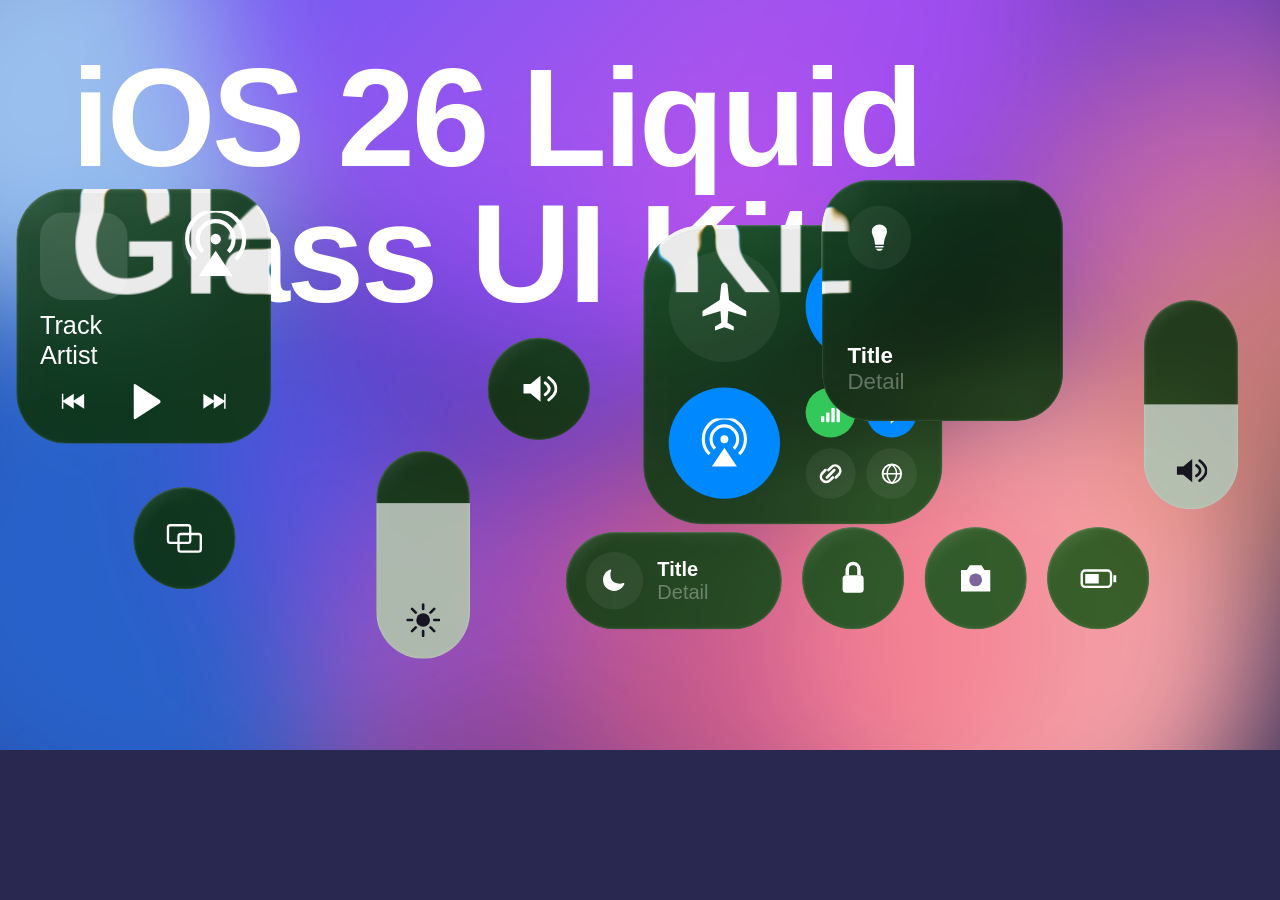
<file: reference.html>
<!doctype html>
<html lang="en">
<head>
  <meta charset="utf-8"><meta name="viewport" content="width=device-width,initial-scale=1">
  <title>Liquid Glass Reference Scene</title>
  <link rel="stylesheet" href="glass-material.css?v=lens-refraction">
  <script src="glass-effect.js?v=lens-refraction" defer></script>
  <script src="glass-refraction.js?v=lens-refraction" defer></script>
  <style>
    * { box-sizing: border-box; }
    html, body { margin:0; background:#282851; font-family:var(--sf-font); color:white; }
    .viewport { width:100%; overflow:hidden; }
    .scene { position:relative; width:2048px; height:1200px; transform-origin:top left; background:url('assets/glass-backdrop.svg?v=sharp-detail') center / 100% 100%; }
    h1 { position:absolute; width:1628px; height:434px; left:114px; top:78px; margin:0; font-size:224px; line-height:218px; letter-spacing:-.025em; font-weight:590; }
    .tile { position:absolute; }
    .now { left:26px; top:302px; width:408px; height:408px; border-radius:81.0596px; }
    .art { position:absolute; left:37.83px; top:37.83px; width:140.5px; height:140.5px; border-radius:37.8278px; background:rgba(255,255,255,.12); }
    .airplay { position:absolute; right:35.13px; top:35.13px; width:108.08px; height:108.08px; }
    .track, .artist { position:absolute; left:37.83px; font-size:40.5298px; line-height:49px; font-weight:510; }
    .track { top:194.54px; } .artist { top:243.18px; }
    .transport { position:absolute; left:64.85px; right:64.85px; bottom:27.08px; display:flex; align-items:center; justify-content:space-between; height:81px; }
    .transport svg { width:54px; height:38px; } .transport .play { width:64px; height:81px; }
    .connect { left:1029px; top:360px; width:479px; height:479px; border-radius:95.1656px; }
    .connect .symbol-well { position:absolute; width:177.64px; height:177.64px; }
    .connect svg { width:80px; height:80px; }
    .airplane { left:41.24px; top:41.24px; } .wifi { left:260.12px; top:41.24px; background:#0088ff; }
    .drop { left:41.24px; top:260.12px; background:#0088ff; }
    .connect .mini { width:80.36px; height:80.36px; } .mini svg { width:38px; height:38px; }
    .cell { left:260.12px; top:260.12px; background:#34c759; }
    .bt { left:357.4px; top:260.12px; background:#0088ff; }
    .hotspot { left:260.12px; top:357.4px; } .network { left:357.4px; top:357.4px; }
    .label { left:1315px; top:288px; width:386px; height:386px; padding:40.9007px; border-radius:76.6887px; display:flex; flex-direction:column; align-items:flex-start; justify-content:space-between; gap:25.56px; }
    .label .symbol-well { width:102.25px; height:102.25px; }
    .label img { width:36px; height:46px; }
    .label strong,.label span { display:block; font-size:35.7881px; line-height:43px; font-weight:590; }
    .label span { font-weight:510; color:rgba(255,255,255,.33); }
    .pill { left:905px; top:851px; width:346px; height:155.81px; padding:0 32.0795px; gap:22.91px; border-radius:229.139px; display:flex; align-items:center; }
    .pill .symbol-well { width:91.66px; height:91.66px; flex-shrink:0; }
    .pill img { width:41px; height:41px; }
    .pill strong,.pill span { display:block; font-size:32.0795px; line-height:38px; font-weight:590; }
    .pill span { font-weight:510; color:rgba(255,255,255,.33); }
    .slider { left:602px; top:721px; width:150px; height:333.09px; border-radius:220.588px; }
    .slider.volume { left:1830px; top:480px; width:151px; height:335.31px; }
    .level { position:absolute; bottom:0; left:0; width:100%; height:74.83%; background:rgba(255,255,255,.64); }
    .volume .level { height:50.33%; }
    .slider svg { position:absolute; bottom:35.38px; left:48px; width:54px; height:54px; color:#161520; }
    .toggle { width:164px; height:164px; border-radius:241.176px; display:grid; place-items:center; }
    .toggle svg { width:60px; height:60px; }
    .mute { left:780px; top:540px; } .lock { left:1283px; top:843px; } .camera { left:1479px; top:843px; } .battery { left:1675px; top:843px; } .mirror { left:213px; top:779px; }
    .defs { position:absolute; width:0; height:0; overflow:hidden; }
  </style>
</head>
<body>
  <svg class="defs" xmlns="http://www.w3.org/2000/svg"><defs>
    <symbol id="play" viewBox="0 0 64 64"><path d="M16 6Q16 2 20 5L57 29Q61 32 57 35L20 59Q16 62 16 58Z"/></symbol>
    <symbol id="next" viewBox="0 0 64 64"><path d="M4 12 32 30V12L60 30V12H64V52H60V34L32 52V34L4 52Z"/></symbol>
    <symbol id="wifi" viewBox="0 0 64 64"><path d="M2 18Q32 -5 62 18L54 27Q32 10 10 27ZM15 32Q32 19 49 32L41 41Q32 34 23 41ZM25 46Q32 40 39 46L32 55Z"/></symbol>
    <symbol id="plane" viewBox="0 0 64 64"><path d="M28 4Q32 -1 36 4L38 24 60 38V45L37 38 36 53 44 58V63L32 59 20 63V58L28 53 27 38 4 45V38L26 24Z"/></symbol>
    <symbol id="drop" viewBox="0 0 64 64"><circle cx="32" cy="27" r="5"/><path d="m32 38 16 24H16Z"/><path d="M20 39a17 17 0 1 1 24 0M13 46a27 27 0 1 1 38 0" fill="none" stroke="currentColor" stroke-width="4"/></symbol>
    <symbol id="bt" viewBox="0 0 64 64"><path d="M29 2 51 20 36 32 51 44 29 62V38L15 50 11 45 26 32 11 19 15 14 29 26ZM35 14V26L43 20ZM35 38V50L43 44Z"/></symbol>
    <symbol id="cell" viewBox="0 0 64 64"><rect x="6" y="42" width="9" height="16" rx="2"/><rect x="20" y="32" width="9" height="26" rx="2"/><rect x="34" y="20" width="9" height="38" rx="2"/><rect x="48" y="6" width="9" height="52" rx="2"/></symbol>
    <symbol id="link" viewBox="0 0 64 64"><path d="m26 22 8-8a14 14 0 0 1 20 20l-8 8M38 42l-8 8a14 14 0 0 1-20-20l8-8M22 42l20-20" fill="none" stroke="currentColor" stroke-width="7" stroke-linecap="round"/></symbol>
    <symbol id="globe" viewBox="0 0 64 64"><circle cx="32" cy="32" r="25" fill="none" stroke="currentColor" stroke-width="5"/><path d="M7 32h50M32 7c-17 14-17 36 0 50M32 7c17 14 17 36 0 50" fill="none" stroke="currentColor" stroke-width="4"/></symbol>
    <symbol id="sun" viewBox="0 0 64 64"><circle cx="32" cy="32" r="13"/><path d="M32 2v9M32 53v9M2 32h9M53 32h9M11 11l7 7M46 46l7 7M11 53l7-7M46 18l7-7" stroke="currentColor" stroke-width="5" stroke-linecap="round"/></symbol>
    <symbol id="speaker" viewBox="0 0 64 64"><path d="M6 24H18L35 10V54L18 40H6Z"/><path d="M43 22q14 10 0 20M49 13q25 19 0 38" fill="none" stroke="currentColor" stroke-width="5" stroke-linecap="round"/></symbol>
    <symbol id="lock" viewBox="0 0 64 64"><rect x="14" y="27" width="36" height="30" rx="6"/><path d="M22 27V17a10 10 0 0 1 20 0v10" fill="none" stroke="currentColor" stroke-width="6"/></symbol>
    <symbol id="camera" viewBox="0 0 64 64"><path d="M7 18h10l5-8h20l5 8h10v37H7Z"/><circle cx="32" cy="35" r="11" fill="#7e659b"/></symbol>
    <symbol id="battery" viewBox="0 0 64 64"><rect x="4" y="19" width="50" height="28" rx="6" fill="none" stroke="currentColor" stroke-width="4"/><path d="M58 27h5v12h-5ZM10 25h23v16H10Z"/></symbol>
    <symbol id="mirror" viewBox="0 0 64 64"><rect x="4" y="10" width="38" height="30" rx="4" fill="none" stroke="currentColor" stroke-width="4"/><rect x="22" y="25" width="38" height="30" rx="4" fill="none" stroke="currentColor" stroke-width="4"/></symbol>
  </defs></svg>
  <div class="viewport"><main class="scene" aria-label="Reference scene reconstructed from supplied CSS">
    <h1>iOS 26 Liquid Glass UI Kit</h1>
    <div class="tile now glass-surface"><div class="art"></div><div class="airplay symbol-well"><svg class="filled-symbol"><use href="#drop"/></svg></div><div class="track">Track</div><div class="artist">Artist</div><div class="transport"><svg class="filled-symbol" style="transform:rotate(180deg)"><use href="#next"/></svg><svg class="filled-symbol play"><use href="#play"/></svg><svg class="filled-symbol"><use href="#next"/></svg></div></div>
    <div class="tile connect glass-surface"><div class="symbol-well airplane"><svg class="filled-symbol"><use href="#plane"/></svg></div><div class="symbol-well wifi"><svg class="filled-symbol"><use href="#wifi"/></svg></div><div class="symbol-well drop"><svg class="filled-symbol"><use href="#drop"/></svg></div><div class="symbol-well mini cell"><svg class="filled-symbol"><use href="#cell"/></svg></div><div class="symbol-well mini bt"><svg class="filled-symbol"><use href="#bt"/></svg></div><div class="symbol-well mini hotspot"><svg class="filled-symbol"><use href="#link"/></svg></div><div class="symbol-well mini network"><svg class="filled-symbol"><use href="#globe"/></svg></div></div>
    <div class="tile label glass-surface"><div class="symbol-well"><img src="assets/reference-bulb.svg" alt=""></div><div><strong>Title</strong><span>Detail</span></div></div>
    <div class="tile pill glass-surface"><div class="symbol-well"><img src="assets/reference-moon.svg" alt=""></div><div><strong>Title</strong><span>Detail</span></div></div>
    <div class="tile slider glass-surface"><div class="level"></div><svg class="filled-symbol"><use href="#sun"/></svg></div>
    <div class="tile slider volume glass-surface"><div class="level"></div><svg class="filled-symbol"><use href="#speaker"/></svg></div>
    <div class="tile toggle mute glass-surface"><svg class="filled-symbol"><use href="#speaker"/></svg></div>
    <div class="tile toggle lock glass-surface"><svg class="filled-symbol"><use href="#lock"/></svg></div>
    <div class="tile toggle camera glass-surface"><svg class="filled-symbol"><use href="#camera"/></svg></div>
    <div class="tile toggle battery glass-surface"><svg class="filled-symbol"><use href="#battery"/></svg></div>
    <div class="tile toggle mirror glass-surface"><svg class="filled-symbol"><use href="#mirror"/></svg></div>
  </main></div>
  <script>
    const scene = document.querySelector('.scene');
    function sizeScene() { const scale = window.innerWidth / 2048; scene.style.transform = `scale(${scale})`; document.querySelector('.viewport').style.height = `${1200 * scale}px`; }
    addEventListener('resize', sizeScene); sizeScene();
  </script>
</body>
</html>
</file>
<file: glass-material.css>
/* Exported material from the supplied 258 x 84 SVG, adapted to each surface.
   glass-effect.js supplies the original masks, filters and stroke gradients. */
:root {
  --glass-mode-shade: transparent;
  --sf-font: -apple-system, BlinkMacSystemFont, "SF Pro Display", "Helvetica Neue", sans-serif;
}
.glass-surface {
  position: relative;
  z-index: 0;
  overflow: hidden;
  color: #fff;
  background: var(--glass-mode-shade);
  border: 0;
  box-shadow: none;
  backdrop-filter: none;
  -webkit-backdrop-filter: none;
}
.glass-surface::before,.glass-surface::after { content: none; }
.glass-surface > .glass-effect {
  position:absolute;
  inset:0;
  width:100%;
  height:100%;
  z-index:-1;
  pointer-events:none;
  border-radius:inherit;
  overflow:hidden;
}
.glass-surface > .glass-refraction {
  position:absolute;
  inset:0;
  width:100%;
  height:100%;
  z-index:-2;
  visibility:hidden;
  pointer-events:none;
  border-radius:inherit;
}
.glass-surface[data-refraction-ready="true"] > .glass-refraction { visibility:visible; }
.glass-surface:not([data-glass-native]):not([data-glass-ready]) { background:rgba(84,84,84,.10); backdrop-filter:blur(2px); -webkit-backdrop-filter:blur(2px); }
.symbol-well { display: grid; place-items: center; border-radius: 50%; background: rgba(255,255,255,.06); }
.filled-symbol { display: block; width: 100%; height: 100%; fill: currentColor; stroke: none; }
@supports not ((backdrop-filter: blur(1px)) or (-webkit-backdrop-filter: blur(1px))) {
  .glass-surface { background: rgba(32,28,65,.76); }
}
</file>
